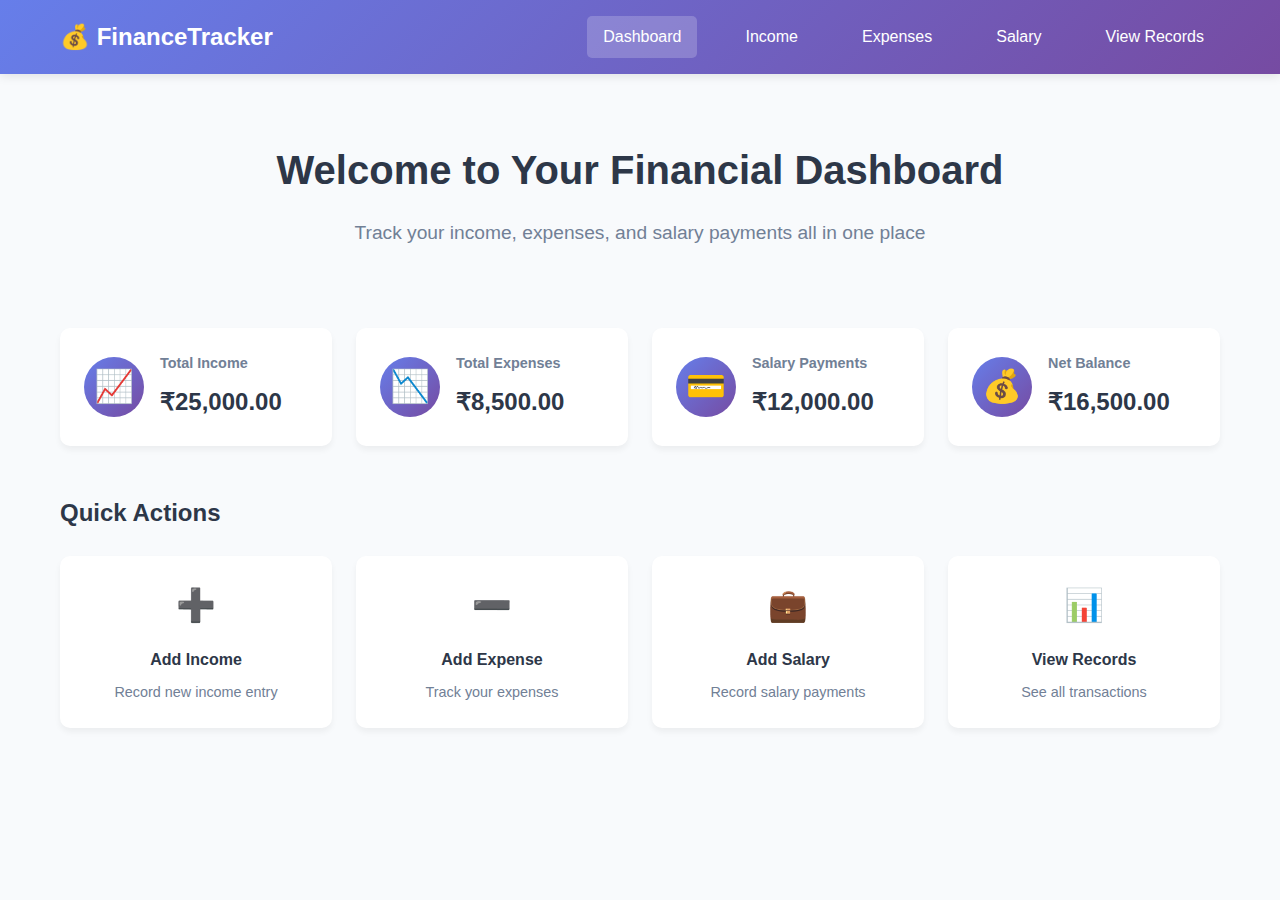
<file: index.html>
<!DOCTYPE html>
<html lang="en">
<head>
    <meta charset="UTF-8">
    <meta name="viewport" content="width=device-width, initial-scale=1.0">
    <title>Financial Management Dashboard</title>
    <link rel="stylesheet" href="css/styles.css">
</head>
<body>
    <header class="header">
        <div class="container">
            <h1 class="logo">💰 FinanceTracker</h1>
            <nav class="nav">
                <a href="index.html" class="nav-link active">Dashboard</a>
                <a href="income.html" class="nav-link">Income</a>
                <a href="expenses.html" class="nav-link">Expenses</a>
                <a href="salary.html" class="nav-link">Salary</a>
                <a href="view.html" class="nav-link">View Records</a>
            </nav>
        </div>
    </header>

    <main class="main">
        <div class="container">
            <div class="hero">
                <h2>Welcome to Your Financial Dashboard</h2>
                <p>Track your income, expenses, and salary payments all in one place</p>
            </div>

            <div class="stats-grid">
                <div class="stat-card">
                    <div class="stat-icon">📈</div>
                    <div class="stat-content">
                        <h3>Total Income</h3>
                        <p class="stat-number" id="totalIncome">₹0.00</p>
                    </div>
                </div>
                <div class="stat-card">
                    <div class="stat-icon">📉</div>
                    <div class="stat-content">
                        <h3>Total Expenses</h3>
                        <p class="stat-number" id="totalExpenses">₹0.00</p>
                    </div>
                </div>
                <div class="stat-card">
                    <div class="stat-icon">💳</div>
                    <div class="stat-content">
                        <h3>Salary Payments</h3>
                        <p class="stat-number" id="totalSalary">₹0.00</p>
                    </div>
                </div>
                <div class="stat-card">
                    <div class="stat-icon">💰</div>
                    <div class="stat-content">
                        <h3>Net Balance</h3>
                        <p class="stat-number" id="netBalance">₹0.00</p>
                    </div>
                </div>
            </div>

            <div class="quick-actions">
                <h3>Quick Actions</h3>
                <div class="actions-grid">
                    <a href="income.html" class="action-card">
                        <div class="action-icon">➕</div>
                        <h4>Add Income</h4>
                        <p>Record new income entry</p>
                    </a>
                    <a href="expenses.html" class="action-card">
                        <div class="action-icon">➖</div>
                        <h4>Add Expense</h4>
                        <p>Track your expenses</p>
                    </a>
                    <a href="salary.html" class="action-card">
                        <div class="action-icon">💼</div>
                        <h4>Add Salary</h4>
                        <p>Record salary payments</p>
                    </a>
                    <a href="view.html" class="action-card">
                        <div class="action-icon">📊</div>
                        <h4>View Records</h4>
                        <p>See all transactions</p>
                    </a>
                </div>
            </div>
        </div>
    </main>

    <script src="js/api.js"></script>
    <script>
        // Load dashboard data on page load
        document.addEventListener('DOMContentLoaded', function() {
            loadDashboardData();
        });

        async function loadDashboardData() {
            try {
                // These would be actual API calls in a real application
                // For now, we'll show placeholder data
                document.getElementById('totalIncome').textContent = '₹25,000.00';
                document.getElementById('totalExpenses').textContent = '₹8,500.00';
                document.getElementById('totalSalary').textContent = '₹12,000.00';
                document.getElementById('netBalance').textContent = '₹16,500.00';
            } catch (error) {
                console.error('Error loading dashboard data:', error);
            }
        }
    </script>
</body>
</html>
</file>
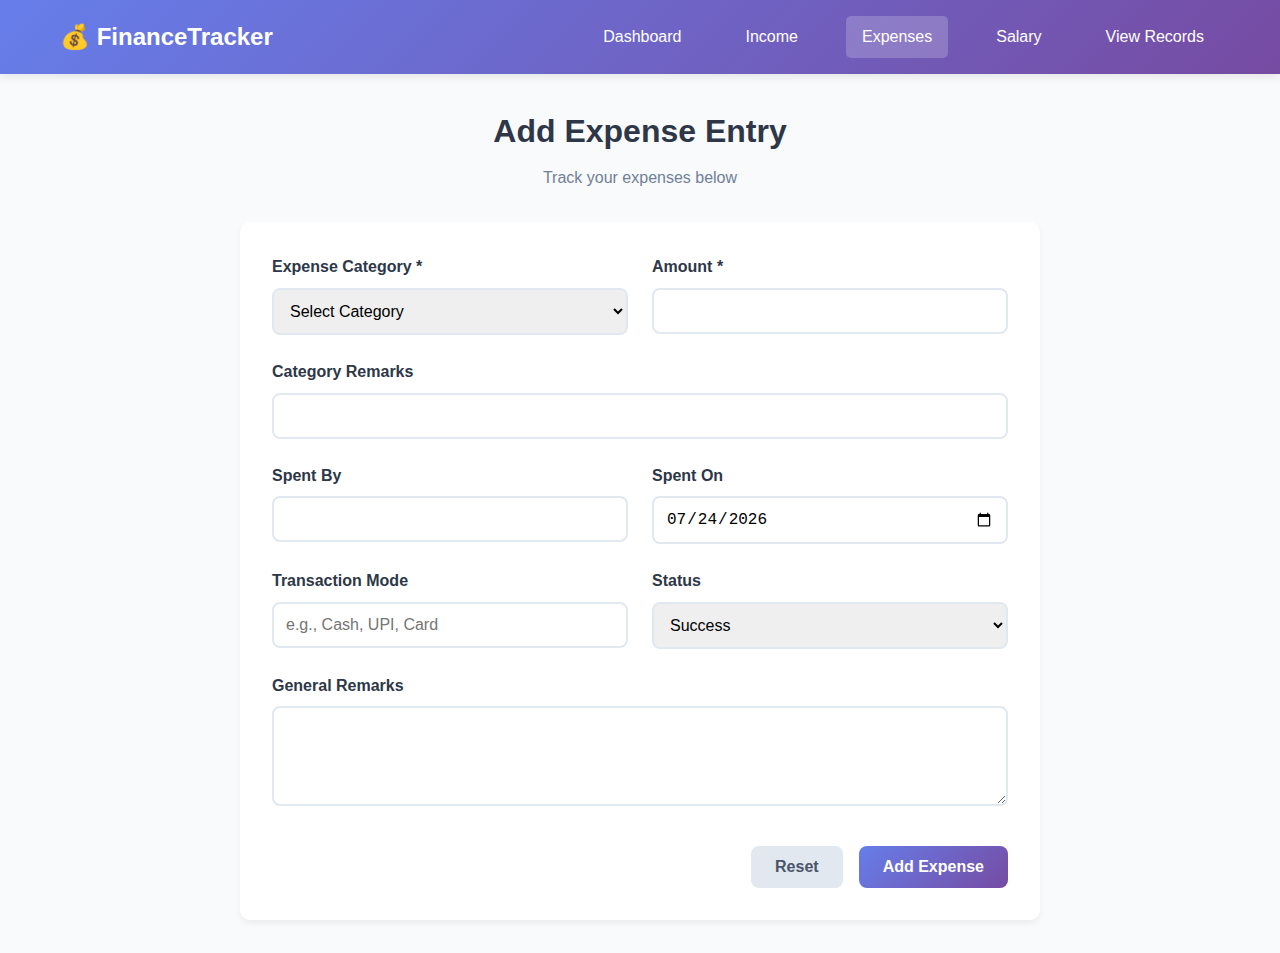
<file: expenses.html>
<!DOCTYPE html>
<html lang="en">
<head>
    <meta charset="UTF-8">
    <meta name="viewport" content="width=device-width, initial-scale=1.0">
    <title>Add Expenses - Financial Management</title>
    <link rel="stylesheet" href="css/styles.css">
</head>
<body>
    <header class="header">
        <div class="container">
            <h1 class="logo">💰 FinanceTracker</h1>
            <nav class="nav">
                <a href="index.html" class="nav-link">Dashboard</a>
                <a href="income.html" class="nav-link">Income</a>
                <a href="expenses.html" class="nav-link active">Expenses</a>
                <a href="salary.html" class="nav-link">Salary</a>
                <a href="view.html" class="nav-link">View Records</a>
            </nav>
        </div>
    </header>

    <main class="main">
        <div class="container">
            <div class="form-header">
                <h2>Add Expense Entry</h2>
                <p>Track your expenses below</p>
            </div>

            <div class="form-container">
                <form id="expenseForm" class="form">
                    <div class="form-row">
                        <div class="form-group">
                            <label for="expenseCategory" class="form-label">Expense Category *</label>
                            <select id="expenseCategory" name="expense_cat" class="form-select" required>
                                <option value="">Select Category</option>
                                <option value="1">Travel</option>
                                <option value="2">Food</option>
                                <option value="3">Stationery</option>
                                <option value="4">Banking</option>
                                <option value="5">Others</option>
                            </select>
                        </div>
                        <div class="form-group">
                            <label for="amount" class="form-label">Amount *</label>
                            <input type="number" id="amount" name="amount" class="form-input" step="0.01" min="0" max="99999999.99" required>
                        </div>
                    </div>

                    <div class="form-group">
                        <label for="categoryRemarks" class="form-label">Category Remarks</label>
                        <input type="text" id="categoryRemarks" name="expense_cat_remarks" class="form-input" maxlength="200">
                    </div>

                    <div class="form-row">
                        <div class="form-group">
                            <label for="spentBy" class="form-label">Spent By</label>
                            <input type="text" id="spentBy" name="spent_by" class="form-input" maxlength="50">
                        </div>
                        <div class="form-group">
                            <label for="spentOn" class="form-label">Spent On</label>
                            <input type="date" id="spentOn" name="spent_on" class="form-input">
                        </div>
                    </div>

                    <div class="form-row">
                        <div class="form-group">
                            <label for="spentThrough" class="form-label">Transaction Mode</label>
                            <input type="text" id="spentThrough" name="spent_through" class="form-input" maxlength="50" placeholder="e.g., Cash, UPI, Card">
                        </div>
                        <div class="form-group">
                            <label for="status" class="form-label">Status</label>
                            <select id="status" name="status" class="form-select">
                                <option value="1">Success</option>
                                <option value="2">Failed</option>
                                <option value="3">Wrong Entry</option>
                                <option value="4">Inactive</option>
                            </select>
                        </div>
                    </div>

                    <div class="form-group">
                        <label for="remarks" class="form-label">General Remarks</label>
                        <textarea id="remarks" name="remarks" class="form-textarea" rows="3" maxlength="20"></textarea>
                    </div>

                    <div class="form-actions">
                        <button type="button" class="btn btn-secondary" onclick="resetForm()">Reset</button>
                        <button type="submit" class="btn btn-primary">Add Expense</button>
                    </div>
                </form>
            </div>
        </div>
    </main>

    <script src="js/api.js"></script>
    <script src="js/expenses.js"></script>
</body>
</html>
</file>
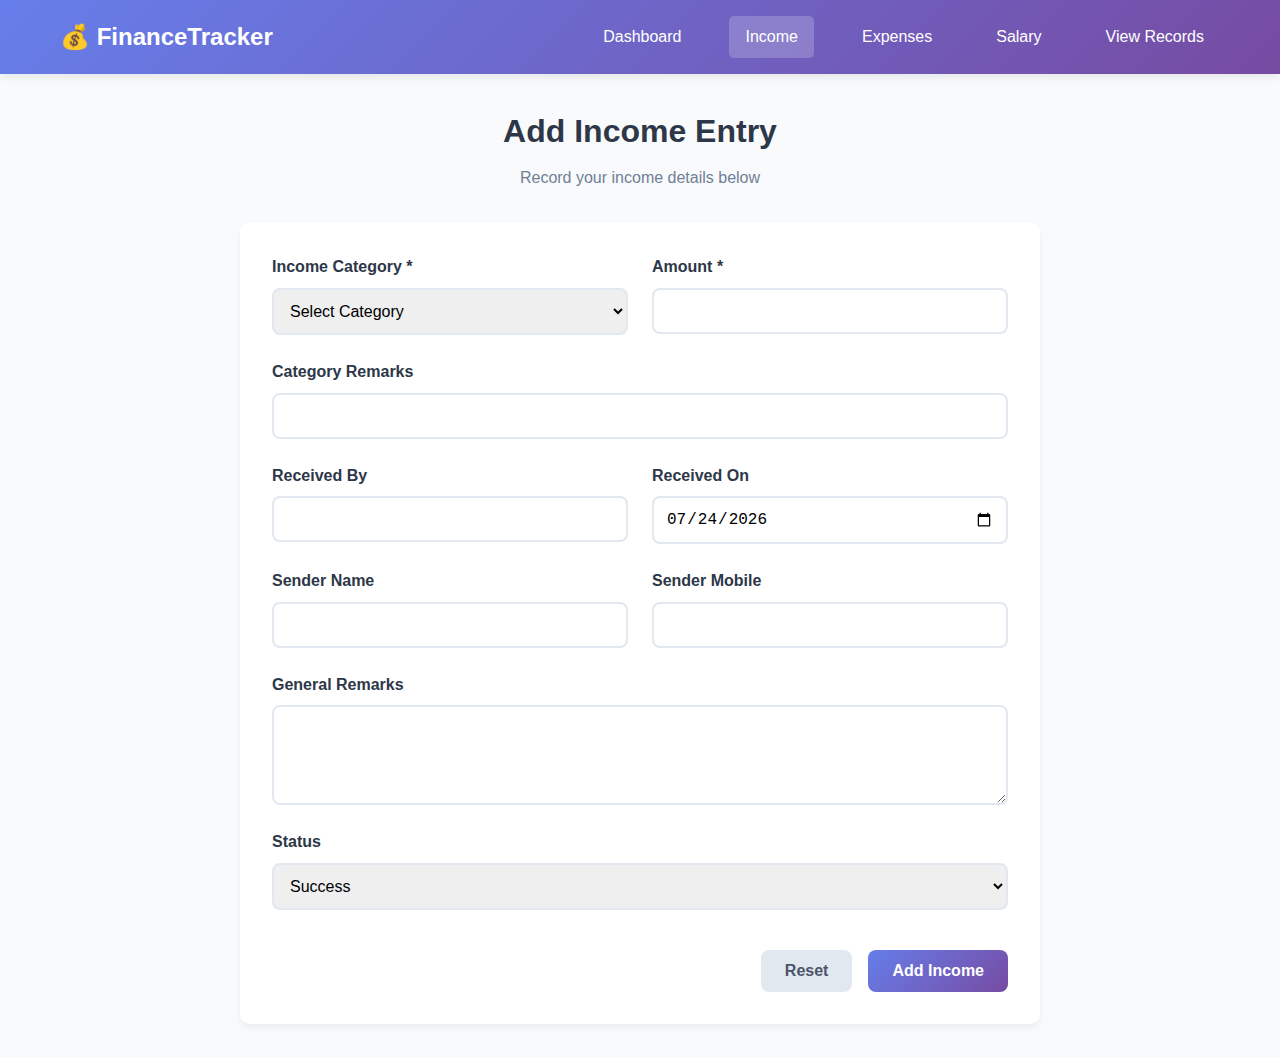
<file: income.html>
<!DOCTYPE html>
<html lang="en">
<head>
    <meta charset="UTF-8">
    <meta name="viewport" content="width=device-width, initial-scale=1.0">
    <title>Add Income - Financial Management</title>
    <link rel="stylesheet" href="css/styles.css">
</head>
<body>
    <header class="header">
        <div class="container">
            <h1 class="logo">💰 FinanceTracker</h1>
            <nav class="nav">
                <a href="index.html" class="nav-link">Dashboard</a>
                <a href="income.html" class="nav-link active">Income</a>
                <a href="expenses.html" class="nav-link">Expenses</a>
                <a href="salary.html" class="nav-link">Salary</a>
                <a href="view.html" class="nav-link">View Records</a>
            </nav>
        </div>
    </header>

    <main class="main">
        <div class="container">
            <div class="form-header">
                <h2>Add Income Entry</h2>
                <p>Record your income details below</p>
            </div>

            <div class="form-container">
                <form id="incomeForm" class="form">
                    <div class="form-row">
                        <div class="form-group">
                            <label for="incomeCategory" class="form-label">Income Category *</label>
                            <select id="incomeCategory" name="income_cat" class="form-select" required>
                                <option value="">Select Category</option>
                                <option value="1">Course</option>
                                <option value="2">Internship</option>
                                <option value="3">Project</option>
                                <option value="4">Digital Marketing</option>
                                <option value="5">Others</option>
                            </select>
                        </div>
                        <div class="form-group">
                            <label for="amount" class="form-label">Amount *</label>
                            <input type="number" id="amount" name="amount" class="form-input" step="0.01" min="0" required>
                        </div>
                    </div>

                    <div class="form-group">
                        <label for="categoryRemarks" class="form-label">Category Remarks</label>
                        <input type="text" id="categoryRemarks" name="income_cat_remarks" class="form-input" maxlength="200">
                    </div>

                    <div class="form-row">
                        <div class="form-group">
                            <label for="receivedBy" class="form-label">Received By</label>
                            <input type="text" id="receivedBy" name="received_by" class="form-input" maxlength="50">
                        </div>
                        <div class="form-group">
                            <label for="receivedOn" class="form-label">Received On</label>
                            <input type="date" id="receivedOn" name="received_on" class="form-input">
                        </div>
                    </div>

                    <div class="form-row">
                        <div class="form-group">
                            <label for="senderName" class="form-label">Sender Name</label>
                            <input type="text" id="senderName" name="sender_name" class="form-input" maxlength="50">
                        </div>
                        <div class="form-group">
                            <label for="senderMobile" class="form-label">Sender Mobile</label>
                            <input type="tel" id="senderMobile" name="sender_mobile" class="form-input" maxlength="20">
                        </div>
                    </div>

                    <div class="form-group">
                        <label for="remarks" class="form-label">General Remarks</label>
                        <textarea id="remarks" name="remarks" class="form-textarea" rows="3" maxlength="65535"></textarea>
                    </div>

                    <div class="form-group">
                        <label for="status" class="form-label">Status</label>
                        <select id="status" name="status" class="form-select">
                            <option value="1">Success</option>
                            <option value="2">Failed</option>
                            <option value="3">Wrong Entry</option>
                            <option value="4">Inactive</option>
                        </select>
                    </div>

                    <div class="form-actions">
                        <button type="button" class="btn btn-secondary" onclick="resetForm()">Reset</button>
                        <button type="submit" class="btn btn-primary">Add Income</button>
                    </div>
                </form>
            </div>
        </div>
    </main>

    <script src="js/api.js"></script>
    <script src="js/income.js"></script>
</body>
</html>
</file>
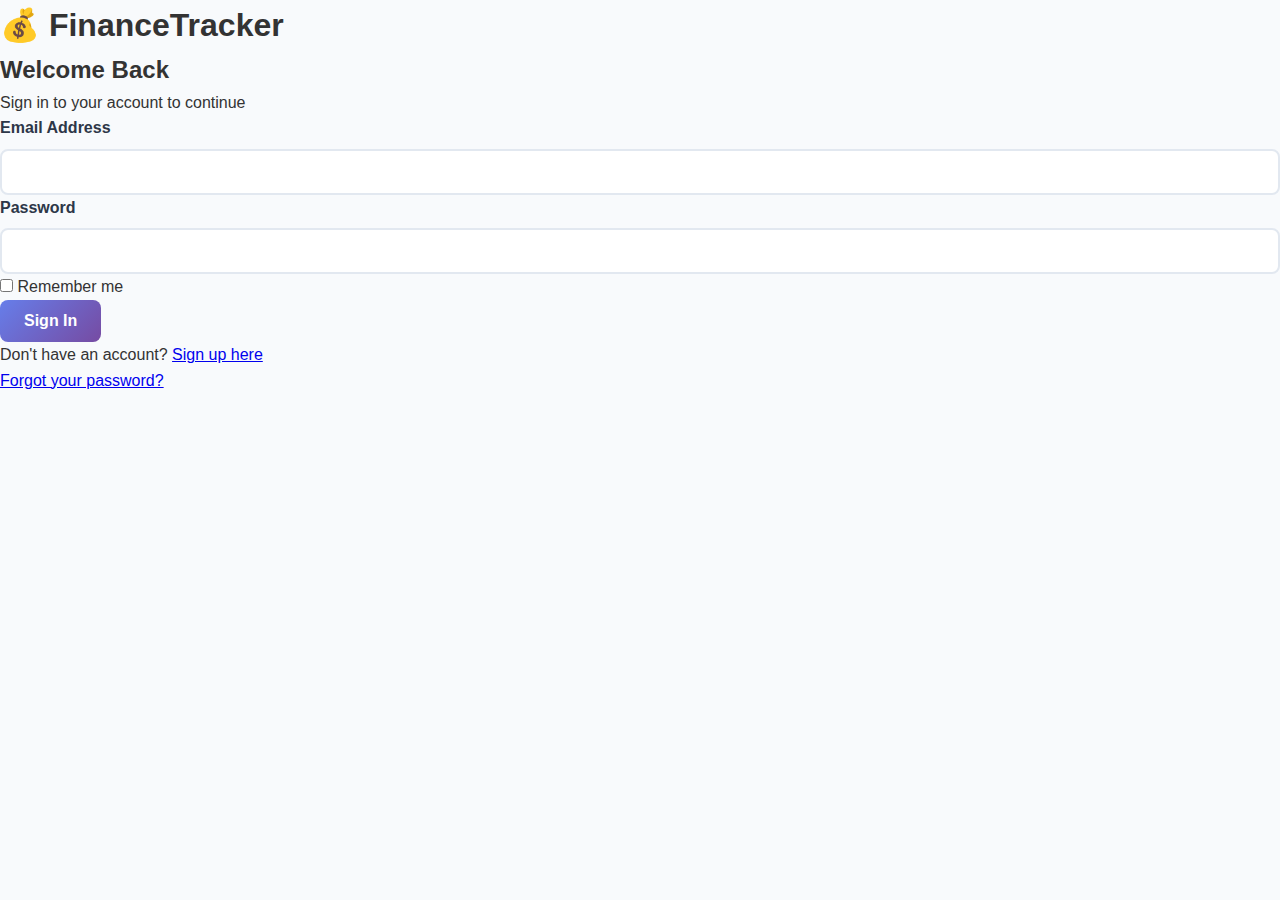
<file: login.html>
<!DOCTYPE html>
<html lang="en">
<head>
    <meta charset="UTF-8">
    <meta name="viewport" content="width=device-width, initial-scale=1.0">
    <title>Login - Financial Management</title>
    <link rel="stylesheet" href="css/styles.css">
</head>
<body class="auth-page">
    <div class="auth-container">
        <div class="auth-card">
            <div class="auth-header">
                <h1 class="auth-logo">💰 FinanceTracker</h1>
                <h2>Welcome Back</h2>
                <p>Sign in to your account to continue</p>
            </div>

            <div id="loginMessage" class="message" style="display: none;"></div>

            <form id="loginForm" class="auth-form">
                <div class="form-group">
                    <label for="email" class="form-label">Email Address</label>
                    <input type="email" id="email" name="email" class="form-input" required>
                </div>

                <div class="form-group">
                    <label for="password" class="form-label">Password</label>
                    <input type="password" id="password" name="password" class="form-input" required>
                </div>

                <div class="form-group">
                    <label class="checkbox-label">
                        <input type="checkbox" id="rememberMe" name="rememberMe">
                        <span class="checkmark"></span>
                        Remember me
                    </label>
                </div>

                <button type="submit" class="btn btn-primary btn-full">Sign In</button>
            </form>

            <div class="auth-footer">
                <p>Don't have an account? <a href="register.html" class="auth-link">Sign up here</a></p>
                <a href="#" class="auth-link">Forgot your password?</a>
            </div>
        </div>
    </div>

    <script src="js/api.js"></script>
    <script src="js/auth.js"></script>
</body>
</html>
</file>
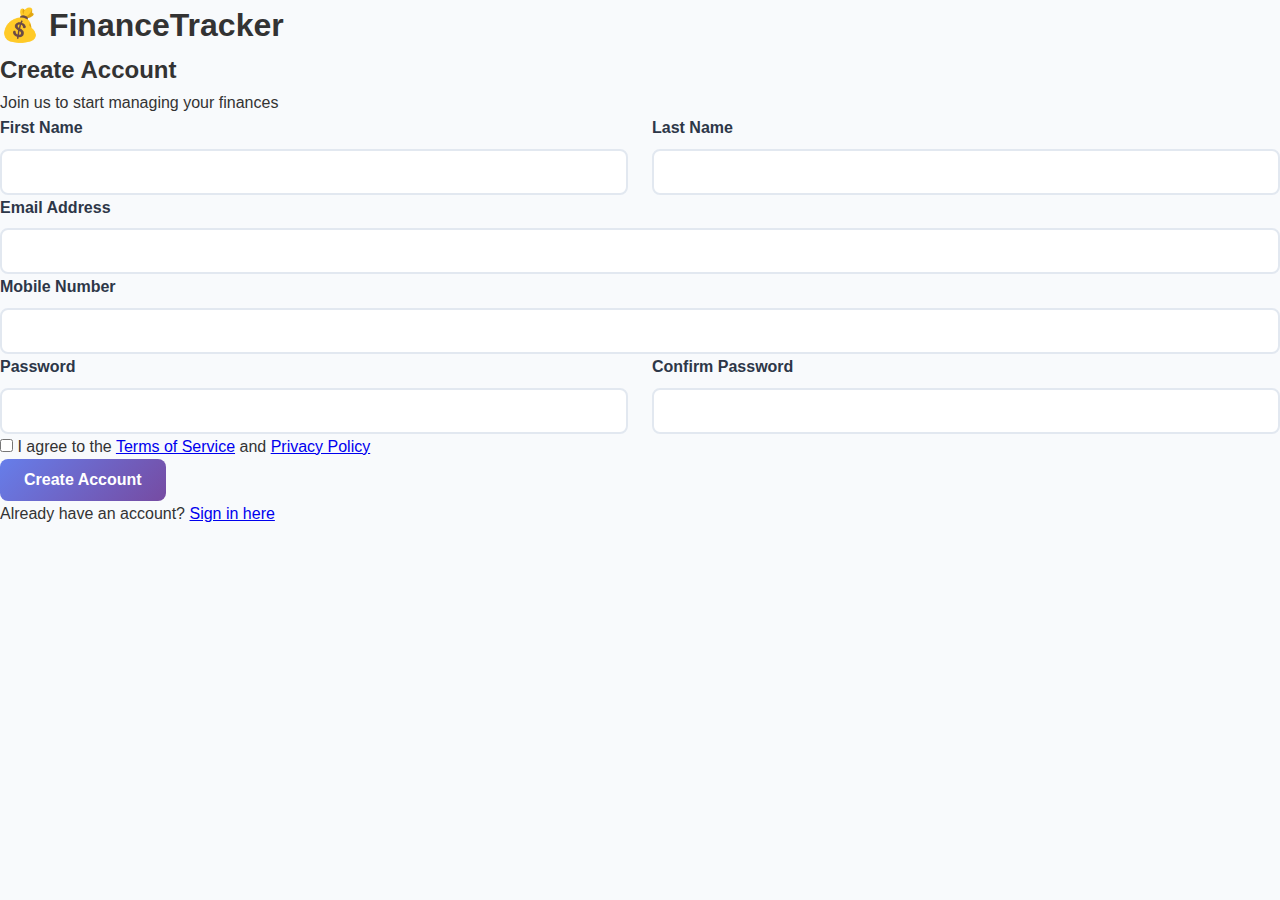
<file: register.html>
<!DOCTYPE html>
<html lang="en">
<head>
    <meta charset="UTF-8">
    <meta name="viewport" content="width=device-width, initial-scale=1.0">
    <title>Register - Financial Management</title>
    <link rel="stylesheet" href="css/styles.css">
</head>
<body class="auth-page">
    <div class="auth-container">
        <div class="auth-card">
            <div class="auth-header">
                <h1 class="auth-logo">💰 FinanceTracker</h1>
                <h2>Create Account</h2>
                <p>Join us to start managing your finances</p>
            </div>

            <div id="registerMessage" class="message" style="display: none;"></div>

            <form id="registerForm" class="auth-form">
                <div class="form-row">
                    <div class="form-group">
                        <label for="firstName" class="form-label">First Name</label>
                        <input type="text" id="firstName" name="firstName" class="form-input" required>
                    </div>
                    <div class="form-group">
                        <label for="lastName" class="form-label">Last Name</label>
                        <input type="text" id="lastName" name="lastName" class="form-input" required>
                    </div>
                </div>

                <div class="form-group">
                    <label for="email" class="form-label">Email Address</label>
                    <input type="email" id="email" name="email" class="form-input" required>
                </div>

                <div class="form-group">
                    <label for="mobile" class="form-label">Mobile Number</label>
                    <input type="tel" id="mobile" name="mobile" class="form-input" pattern="[0-9]{10}" maxlength="10" required>
                </div>

                <div class="form-row">
                    <div class="form-group">
                        <label for="password" class="form-label">Password</label>
                        <input type="password" id="password" name="password" class="form-input" minlength="6" required>
                    </div>
                    <div class="form-group">
                        <label for="confirmPassword" class="form-label">Confirm Password</label>
                        <input type="password" id="confirmPassword" name="confirmPassword" class="form-input" minlength="6" required>
                    </div>
                </div>

                <div class="form-group">
                    <label class="checkbox-label">
                        <input type="checkbox" id="agreeTerms" name="agreeTerms" required>
                        <span class="checkmark"></span>
                        I agree to the <a href="#" class="auth-link">Terms of Service</a> and <a href="#" class="auth-link">Privacy Policy</a>
                    </label>
                </div>

                <button type="submit" class="btn btn-primary btn-full">Create Account</button>
            </form>

            <div class="auth-footer">
                <p>Already have an account? <a href="login.html" class="auth-link">Sign in here</a></p>
            </div>
        </div>
    </div>

    <script src="js/api.js"></script>
    <script src="js/auth.js"></script>
</body>
</html>
</file>
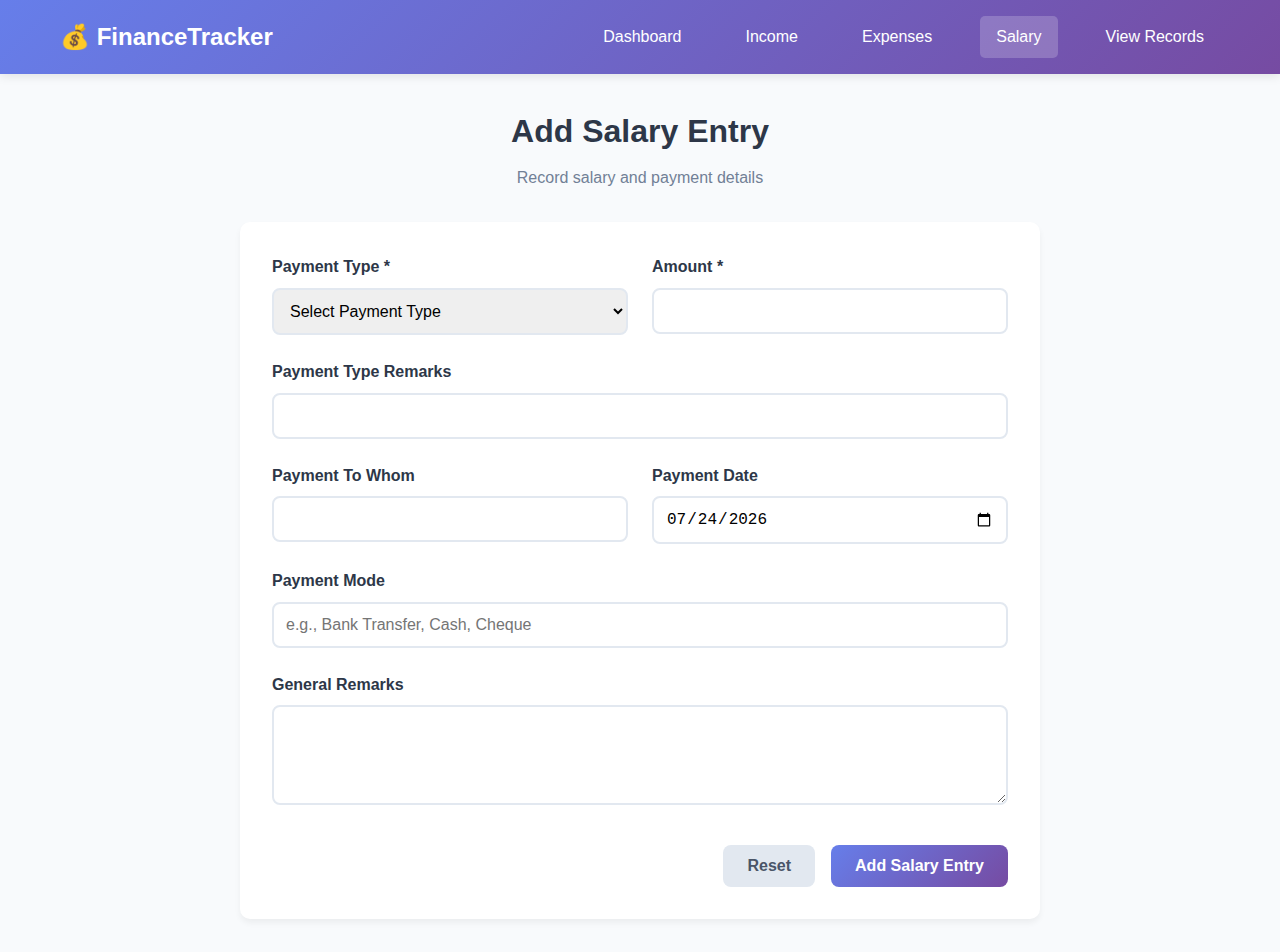
<file: salary.html>
<!DOCTYPE html>
<html lang="en">
<head>
    <meta charset="UTF-8">
    <meta name="viewport" content="width=device-width, initial-scale=1.0">
    <title>Add Salary - Financial Management</title>
    <link rel="stylesheet" href="css/styles.css">
</head>
<body>
    <header class="header">
        <div class="container">
            <h1 class="logo">💰 FinanceTracker</h1>
            <nav class="nav">
                <a href="index.html" class="nav-link">Dashboard</a>
                <a href="income.html" class="nav-link">Income</a>
                <a href="expenses.html" class="nav-link">Expenses</a>
                <a href="salary.html" class="nav-link active">Salary</a>
                <a href="view.html" class="nav-link">View Records</a>
            </nav>
        </div>
    </header>

    <main class="main">
        <div class="container">
            <div class="form-header">
                <h2>Add Salary Entry</h2>
                <p>Record salary and payment details</p>
            </div>

            <div class="form-container">
                <form id="salaryForm" class="form">
                    <div class="form-row">
                        <div class="form-group">
                            <label for="paymentType" class="form-label">Payment Type *</label>
                            <select id="paymentType" name="payment_type" class="form-select" required>
                                <option value="">Select Payment Type</option>
                                <option value="1">Shares</option>
                                <option value="2">Salary</option>
                                <option value="3">Others</option>
                            </select>
                        </div>
                        <div class="form-group">
                            <label for="amount" class="form-label">Amount *</label>
                            <input type="number" id="amount" name="amount" class="form-input" step="0.01" min="0" max="99999999.99" required>
                        </div>
                    </div>

                    <div class="form-group">
                        <label for="paymentTypeRemarks" class="form-label">Payment Type Remarks</label>
                        <input type="text" id="paymentTypeRemarks" name="payment_type_remarks" class="form-input" maxlength="200">
                    </div>

                    <div class="form-row">
                        <div class="form-group">
                            <label for="paymentToWhom" class="form-label">Payment To Whom</label>
                            <input type="text" id="paymentToWhom" name="payment_to_whom" class="form-input" maxlength="50">
                        </div>
                        <div class="form-group">
                            <label for="spentDate" class="form-label">Payment Date</label>
                            <input type="date" id="spentDate" name="spent_date" class="form-input">
                        </div>
                    </div>

                    <div class="form-group">
                        <label for="paymentThrough" class="form-label">Payment Mode</label>
                        <input type="text" id="paymentThrough" name="payment_through" class="form-input" maxlength="50" placeholder="e.g., Bank Transfer, Cash, Cheque">
                    </div>

                    <div class="form-group">
                        <label for="remarks" class="form-label">General Remarks</label>
                        <textarea id="remarks" name="remarks" class="form-textarea" rows="3" maxlength="20"></textarea>
                    </div>

                    <div class="form-actions">
                        <button type="button" class="btn btn-secondary" onclick="resetForm()">Reset</button>
                        <button type="submit" class="btn btn-primary">Add Salary Entry</button>
                    </div>
                </form>
            </div>
        </div>
    </main>

    <script src="js/api.js"></script>
    <script src="js/salary.js"></script>
</body>
</html>
</file>
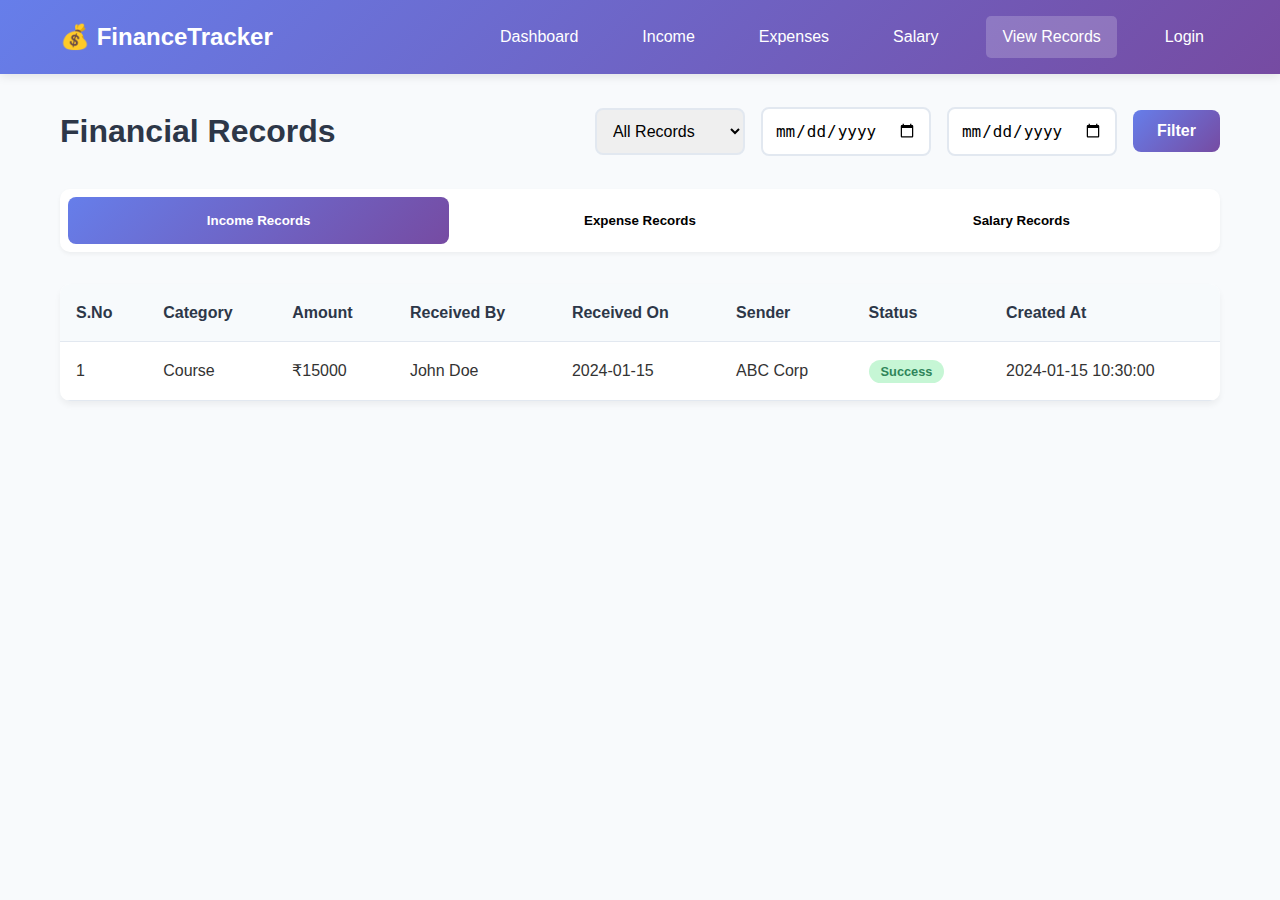
<file: view.html>
<!DOCTYPE html>
<html lang="en">
<head>
    <meta charset="UTF-8">
    <meta name="viewport" content="width=device-width, initial-scale=1.0">
    <title>View Records - Financial Management</title>
    <link rel="stylesheet" href="css/styles.css">
</head>
<body>
    <header class="header">
        <div class="container">
            <h1 class="logo">💰 FinanceTracker</h1>
            <nav class="nav">
                <a href="index.html" class="nav-link">Dashboard</a>
                <a href="income.html" class="nav-link">Income</a>
                <a href="expenses.html" class="nav-link">Expenses</a>
                <a href="salary.html" class="nav-link">Salary</a>
                <a href="view.html" class="nav-link active">View Records</a>
                <a href="login.html" class="nav-link">Login</a>
            </nav>
        </div>
    </header>

    <main class="main">
        <div class="container">
            <div class="view-header">
                <h2>Financial Records</h2>
                <div class="view-filters">
                    <select id="recordType" class="form-select">
                        <option value="all">All Records</option>
                        <option value="income">Income</option>
                        <option value="expenses">Expenses</option>
                        <option value="salary">Salary</option>
                    </select>
                    <input type="date" id="fromDate" class="form-input" placeholder="From Date">
                    <input type="date" id="toDate" class="form-input" placeholder="To Date">
                    <button id="filterBtn" class="btn btn-primary">Filter</button>
                </div>
            </div>

            <div class="tabs">
                <button class="tab-btn active" data-tab="income">Income Records</button>
                <button class="tab-btn" data-tab="expenses">Expense Records</button>
                <button class="tab-btn" data-tab="salary">Salary Records</button>
            </div>

            <div id="income" class="tab-content active">
                <div class="table-container">
                    <table class="data-table">
                        <thead>
                            <tr>
                                <th>S.No</th>
                                <th>Category</th>
                                <th>Amount</th>
                                <th>Received By</th>
                                <th>Received On</th>
                                <th>Sender</th>
                                <th>Status</th>
                                <th>Created At</th>
                            </tr>
                        </thead>
                        <tbody id="incomeTableBody">
                            <tr>
                                <td colspan="8" class="no-data">No income records found</td>
                            </tr>
                        </tbody>
                    </table>
                </div>
            </div>

            <div id="expenses" class="tab-content">
                <div class="table-container">
                    <table class="data-table">
                        <thead>
                            <tr>
                                <th>S.No</th>
                                <th>Category</th>
                                <th>Amount</th>
                                <th>Spent By</th>
                                <th>Spent On</th>
                                <th>Mode</th>
                                <th>Status</th>
                                <th>Created At</th>
                            </tr>
                        </thead>
                        <tbody id="expensesTableBody">
                            <tr>
                                <td colspan="8" class="no-data">No expense records found</td>
                            </tr>
                        </tbody>
                    </table>
                </div>
            </div>

            <div id="salary" class="tab-content">
                <div class="table-container">
                    <table class="data-table">
                        <thead>
                            <tr>
                                <th>S.No</th>
                                <th>Payment Type</th>
                                <th>Amount</th>
                                <th>Payment To</th>
                                <th>Payment Date</th>
                                <th>Mode</th>
                                <th>Created At</th>
                            </tr>
                        </thead>
                        <tbody id="salaryTableBody">
                            <tr>
                                <td colspan="7" class="no-data">No salary records found</td>
                            </tr>
                        </tbody>
                    </table>
                </div>
            </div>
        </div>
    </main>

    <script src="js/api.js"></script>
    <script>
        // Tab functionality
        document.querySelectorAll('.tab-btn').forEach(btn => {
            btn.addEventListener('click', function() {
                const tabId = this.getAttribute('data-tab');
                
                // Remove active class from all tabs and contents
                document.querySelectorAll('.tab-btn').forEach(b => b.classList.remove('active'));
                document.querySelectorAll('.tab-content').forEach(c => c.classList.remove('active'));
                
                // Add active class to clicked tab and corresponding content
                this.classList.add('active');
                document.getElementById(tabId).classList.add('active');
                
                // Load data for the selected tab
                loadTabData(tabId);
            });
        });

        // Filter functionality
        document.getElementById('filterBtn').addEventListener('click', function() {
            const activeTab = document.querySelector('.tab-content.active').id;
            loadTabData(activeTab);
        });

        // Load data for tabs
        async function loadTabData(tabType) {
            try {
                // This would be actual API calls in a real application
                // For now, we'll show sample data
                const sampleData = getSampleData(tabType);
                populateTable(tabType, sampleData);
            } catch (error) {
                console.error(`Error loading ${tabType} data:`, error);
            }
        }

        function getSampleData(type) {
            const samples = {
                income: [
                    { sno: 1, category: 'Course', amount: 15000, receivedBy: 'John Doe', receivedOn: '2024-01-15', sender: 'ABC Corp', status: 'Success', createdAt: '2024-01-15 10:30:00' }
                ],
                expenses: [
                    { sno: 1, category: 'Travel', amount: 2500, spentBy: 'John Doe', spentOn: '2024-01-10', mode: 'UPI', status: 'Success', createdAt: '2024-01-10 14:20:00' }
                ],
                salary: [
                    { sno: 1, paymentType: 'Salary', amount: 50000, paymentTo: 'Employee', paymentDate: '2024-01-01', mode: 'Bank Transfer', createdAt: '2024-01-01 09:00:00' }
                ]
            };
            return samples[type] || [];
        }

        function populateTable(type, data) {
            const tbody = document.getElementById(`${type}TableBody`);
            
            if (data.length === 0) {
                tbody.innerHTML = `<tr><td colspan="${type === 'salary' ? 7 : 8}" class="no-data">No ${type} records found</td></tr>`;
                return;
            }

            let html = '';
            data.forEach(record => {
                if (type === 'income') {
                    html += `
                        <tr>
                            <td>${record.sno}</td>
                            <td>${record.category}</td>
                            <td>₹${record.amount}</td>
                            <td>${record.receivedBy}</td>
                            <td>${record.receivedOn}</td>
                            <td>${record.sender}</td>
                            <td><span class="status-badge status-${record.status.toLowerCase()}">${record.status}</span></td>
                            <td>${record.createdAt}</td>
                        </tr>
                    `;
                } else if (type === 'expenses') {
                    html += `
                        <tr>
                            <td>${record.sno}</td>
                            <td>${record.category}</td>
                            <td>₹${record.amount}</td>
                            <td>${record.spentBy}</td>
                            <td>${record.spentOn}</td>
                            <td>${record.mode}</td>
                            <td><span class="status-badge status-${record.status.toLowerCase()}">${record.status}</span></td>
                            <td>${record.createdAt}</td>
                        </tr>
                    `;
                } else if (type === 'salary') {
                    html += `
                        <tr>
                            <td>${record.sno}</td>
                            <td>${record.paymentType}</td>
                            <td>₹${record.amount}</td>
                            <td>${record.paymentTo}</td>
                            <td>${record.paymentDate}</td>
                            <td>${record.mode}</td>
                            <td>${record.createdAt}</td>
                        </tr>
                    `;
                }
            });
            tbody.innerHTML = html;
        }

        // Load income data by default
        document.addEventListener('DOMContentLoaded', function() {
            loadTabData('income');
        });
    </script>
</body>
</html>
</file>
<file: css/styles.css>
/* Reset and Base Styles */
* {
    margin: 0;
    padding: 0;
    box-sizing: border-box;
}

body {
    font-family: 'Segoe UI', Tahoma, Geneva, Verdana, sans-serif;
    line-height: 1.6;
    color: #333;
    background-color: #f8fafc;
}

.container {
    max-width: 1200px;
    margin: 0 auto;
    padding: 0 20px;
}

/* Header Styles */
.header {
    background: linear-gradient(135deg, #667eea 0%, #764ba2 100%);
    color: white;
    padding: 1rem 0;
    box-shadow: 0 2px 10px rgba(0,0,0,0.1);
}

.header .container {
    display: flex;
    justify-content: space-between;
    align-items: center;
}

.logo {
    font-size: 1.5rem;
    font-weight: bold;
}

.nav {
    display: flex;
    gap: 2rem;
}

.nav-link {
    color: white;
    text-decoration: none;
    padding: 0.5rem 1rem;
    border-radius: 5px;
    transition: background-color 0.3s ease;
}

.nav-link:hover,
.nav-link.active {
    background-color: rgba(255,255,255,0.2);
}

/* Main Content */
.main {
    padding: 2rem 0;
    min-height: calc(100vh - 80px);
}

/* Hero Section */
.hero {
    text-align: center;
    margin-bottom: 3rem;
    padding: 2rem 0;
}

.hero h2 {
    font-size: 2.5rem;
    color: #2d3748;
    margin-bottom: 1rem;
}

.hero p {
    font-size: 1.2rem;
    color: #718096;
}

/* Stats Grid */
.stats-grid {
    display: grid;
    grid-template-columns: repeat(auto-fit, minmax(250px, 1fr));
    gap: 1.5rem;
    margin-bottom: 3rem;
}

.stat-card {
    background: white;
    padding: 1.5rem;
    border-radius: 10px;
    box-shadow: 0 4px 6px rgba(0,0,0,0.05);
    display: flex;
    align-items: center;
    gap: 1rem;
    transition: transform 0.3s ease;
}

.stat-card:hover {
    transform: translateY(-2px);
}

.stat-icon {
    font-size: 2rem;
    width: 60px;
    height: 60px;
    display: flex;
    align-items: center;
    justify-content: center;
    background: linear-gradient(135deg, #667eea 0%, #764ba2 100%);
    border-radius: 50%;
}

.stat-content h3 {
    font-size: 0.9rem;
    color: #718096;
    margin-bottom: 0.5rem;
}

.stat-number {
    font-size: 1.5rem;
    font-weight: bold;
    color: #2d3748;
}

/* Quick Actions */
.quick-actions {
    margin-top: 3rem;
}

.quick-actions h3 {
    font-size: 1.5rem;
    color: #2d3748;
    margin-bottom: 1.5rem;
}

.actions-grid {
    display: grid;
    grid-template-columns: repeat(auto-fit, minmax(250px, 1fr));
    gap: 1.5rem;
}

.action-card {
    background: white;
    padding: 1.5rem;
    border-radius: 10px;
    box-shadow: 0 4px 6px rgba(0,0,0,0.05);
    text-decoration: none;
    color: inherit;
    transition: transform 0.3s ease;
    text-align: center;
}

.action-card:hover {
    transform: translateY(-2px);
}

.action-icon {
    font-size: 2rem;
    margin-bottom: 1rem;
}

.action-card h4 {
    color: #2d3748;
    margin-bottom: 0.5rem;
}

.action-card p {
    color: #718096;
    font-size: 0.9rem;
}

/* Form Styles */
.form-header {
    text-align: center;
    margin-bottom: 2rem;
}

.form-header h2 {
    font-size: 2rem;
    color: #2d3748;
    margin-bottom: 0.5rem;
}

.form-header p {
    color: #718096;
}

.form-container {
    max-width: 800px;
    margin: 0 auto;
    background: white;
    padding: 2rem;
    border-radius: 10px;
    box-shadow: 0 4px 6px rgba(0,0,0,0.05);
}

.form {
    display: flex;
    flex-direction: column;
    gap: 1.5rem;
}

.form-row {
    display: grid;
    grid-template-columns: 1fr 1fr;
    gap: 1.5rem;
}

.form-group {
    display: flex;
    flex-direction: column;
}

.form-label {
    font-weight: 600;
    color: #2d3748;
    margin-bottom: 0.5rem;
}

.form-input,
.form-select,
.form-textarea {
    padding: 0.75rem;
    border: 2px solid #e2e8f0;
    border-radius: 8px;
    font-size: 1rem;
    transition: border-color 0.3s ease;
}

.form-input:focus,
.form-select:focus,
.form-textarea:focus {
    outline: none;
    border-color: #667eea;
    box-shadow: 0 0 0 3px rgba(102, 126, 234, 0.1);
}

.form-textarea {
    resize: vertical;
    min-height: 100px;
}

.form-actions {
    display: flex;
    gap: 1rem;
    justify-content: flex-end;
    margin-top: 1rem;
}

/* Button Styles */
.btn {
    padding: 0.75rem 1.5rem;
    border: none;
    border-radius: 8px;
    font-size: 1rem;
    font-weight: 600;
    cursor: pointer;
    transition: all 0.3s ease;
    text-decoration: none;
    display: inline-block;
    text-align: center;
}

.btn-primary {
    background: linear-gradient(135deg, #667eea 0%, #764ba2 100%);
    color: white;
}

.btn-primary:hover {
    transform: translateY(-1px);
    box-shadow: 0 4px 12px rgba(102, 126, 234, 0.4);
}

.btn-secondary {
    background: #e2e8f0;
    color: #4a5568;
}

.btn-secondary:hover {
    background: #cbd5e0;
}

/* View Page Styles */
.view-header {
    display: flex;
    justify-content: space-between;
    align-items: center;
    margin-bottom: 2rem;
    flex-wrap: wrap;
    gap: 1rem;
}

.view-header h2 {
    font-size: 2rem;
    color: #2d3748;
}

.view-filters {
    display: flex;
    gap: 1rem;
    align-items: center;
    flex-wrap: wrap;
}

.view-filters .form-select,
.view-filters .form-input {
    min-width: 150px;
}

/* Tabs */
.tabs {
    display: flex;
    background: white;
    border-radius: 10px;
    padding: 0.5rem;
    margin-bottom: 2rem;
    box-shadow: 0 2px 4px rgba(0,0,0,0.05);
}

.tab-btn {
    flex: 1;
    padding: 1rem;
    border: none;
    background: transparent;
    border-radius: 8px;
    font-weight: 600;
    cursor: pointer;
    transition: all 0.3s ease;
}

.tab-btn.active {
    background: linear-gradient(135deg, #667eea 0%, #764ba2 100%);
    color: white;
}

.tab-content {
    display: none;
}

.tab-content.active {
    display: block;
}

/* Table Styles */
.table-container {
    background: white;
    border-radius: 10px;
    overflow: hidden;
    box-shadow: 0 4px 6px rgba(0,0,0,0.05);
}

.data-table {
    width: 100%;
    border-collapse: collapse;
}

.data-table th,
.data-table td {
    padding: 1rem;
    text-align: left;
    border-bottom: 1px solid #e2e8f0;
}

.data-table th {
    background: #f7fafc;
    font-weight: 600;
    color: #2d3748;
}

.data-table tr:hover {
    background: #f7fafc;
}

.no-data {
    text-align: center;
    color: #718096;
    font-style: italic;
}

/* Status Badges */
.status-badge {
    padding: 0.25rem 0.75rem;
    border-radius: 20px;
    font-size: 0.8rem;
    font-weight: 600;
}

.status-success {
    background: #c6f6d5;
    color: #2f855a;
}

.status-failed {
    background: #fed7d7;
    color: #c53030;
}

.status-wrong {
    background: #feebc8;
    color: #dd6b20;
}

.status-inactive {
    background: #e2e8f0;
    color: #4a5568;
}

/* Responsive Design */
@media (max-width: 768px) {
    .header .container {
        flex-direction: column;
        gap: 1rem;
    }

    .nav {
        gap: 1rem;
    }

    .hero h2 {
        font-size: 2rem;
    }

    .stats-grid {
        grid-template-columns: 1fr;
    }

    .form-row {
        grid-template-columns: 1fr;
    }

    .form-actions {
        flex-direction: column;
    }

    .view-header {
        flex-direction: column;
        align-items: stretch;
    }

    .view-filters {
        justify-content: center;
    }

    .tabs {
        flex-direction: column;
    }

    .data-table {
        font-size: 0.9rem;
    }

    .data-table th,
    .data-table td {
        padding: 0.5rem;
    }
}

@media (max-width: 480px) {
    .container {
        padding: 0 10px;
    }

    .hero h2 {
        font-size: 1.5rem;
    }

    .form-container {
        padding: 1rem;
    }

    .actions-grid {
        grid-template-columns: 1fr;
    }
}

/* Animation Classes */
.fade-in {
    animation: fadeIn 0.5s ease-in;
}

@keyframes fadeIn {
    from {
        opacity: 0;
        transform: translateY(20px);
    }
    to {
        opacity: 1;
        transform: translateY(0);
    }
}

/* Success/Error Messages */
.message {
    padding: 1rem;
    border-radius: 8px;
    margin-bottom: 1rem;
    font-weight: 500;
}

.message.success {
    background: #c6f6d5;
    color: #2f855a;
    border: 1px solid #9ae6b4;
}

.message.error {
    background: #fed7d7;
    color: #c53030;
    border: 1px solid #feb2b2;
}
</file>
